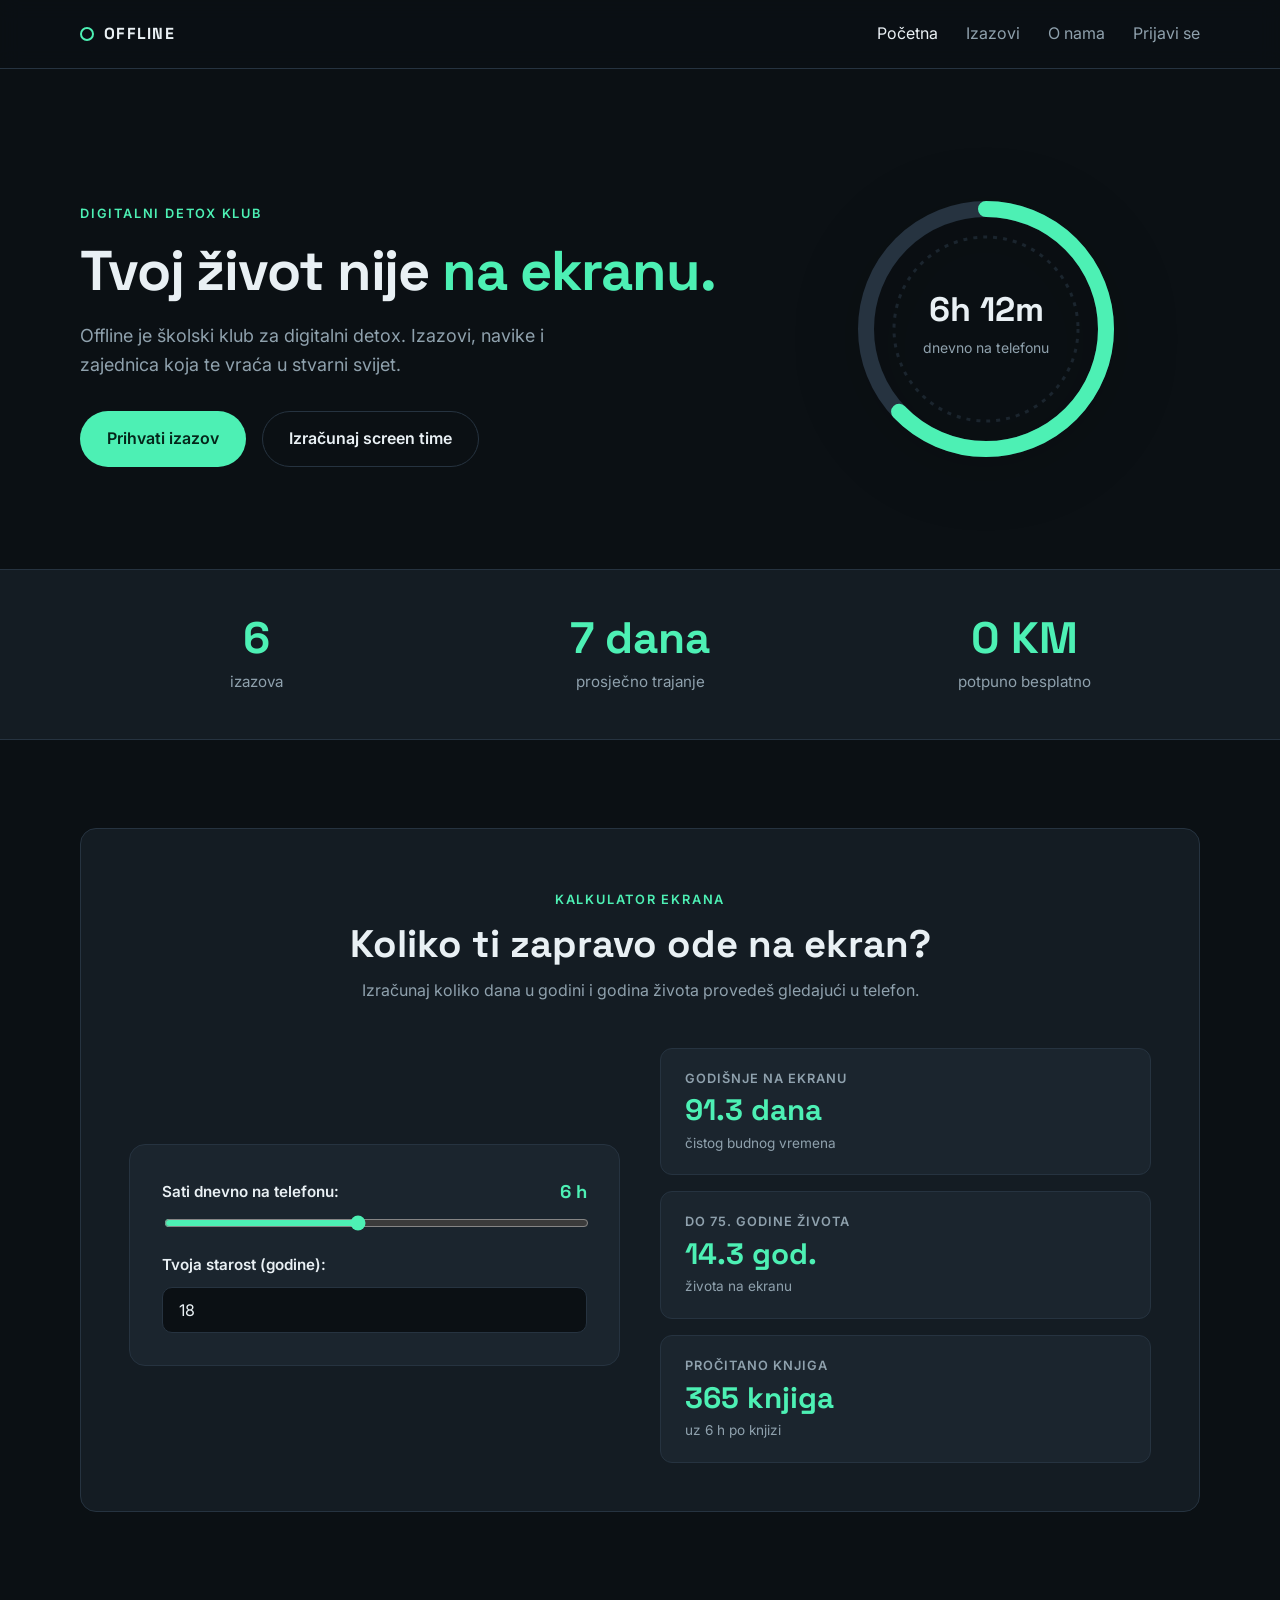
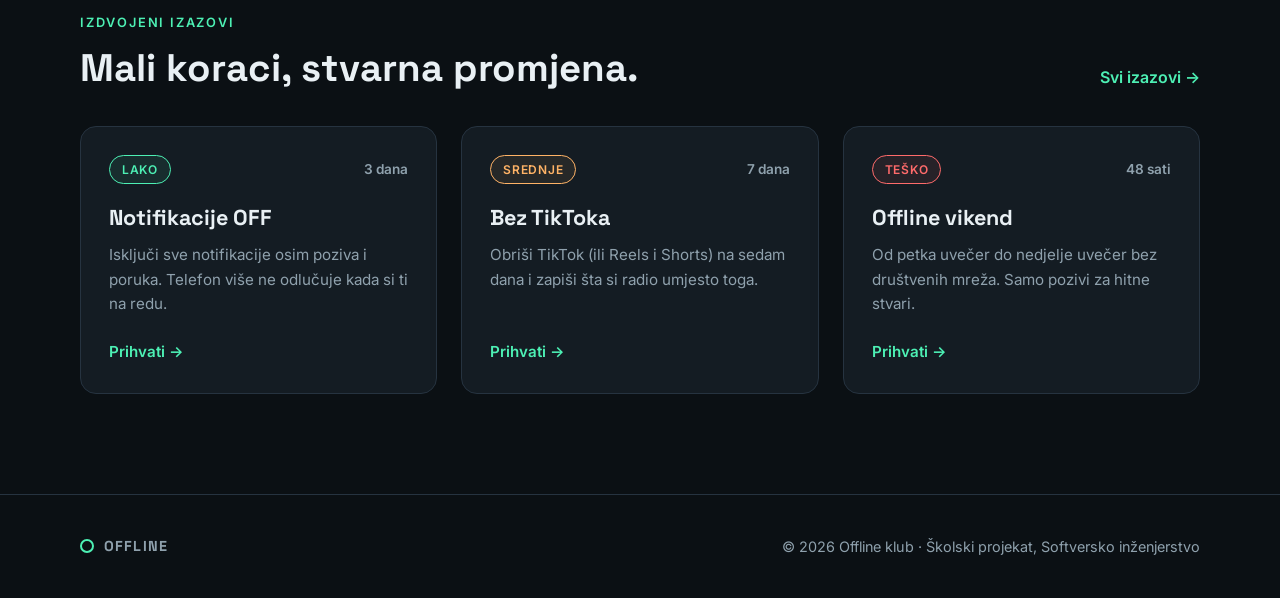
<file: index.html>
<!DOCTYPE html>
<html lang="bs">
<head>
  <meta charset="UTF-8">
  <meta name="viewport" content="width=device-width, initial-scale=1">
  <title>Offline · Početna</title>
  <meta name="description" content="Offline je školski klub za digitalni detox.">
  <link rel="preconnect" href="https://fonts.googleapis.com">
  <link rel="preconnect" href="https://fonts.gstatic.com" crossorigin>
  <link href="https://fonts.googleapis.com/css2?family=Inter:wght@400;600&family=Space+Grotesk:wght@500;700&display=swap" rel="stylesheet">
  <link rel="stylesheet" href="css/base.css">
  <link rel="stylesheet" href="css/home.css">
</head>
<body>
  <header class="nav">
    <div class="container nav-inner">
      <a href="index.html" class="logo"><span class="logo-dot"></span>OFFLINE</a>
      <button class="nav-toggle" aria-label="Otvori meni" aria-expanded="false">Meni</button>
      <ul class="nav-links">
        <li><a href="index.html" class="active">Početna</a></li>
        <li><a href="izazovi.html">Izazovi</a></li>
        <li><a href="o-nama.html">O nama</a></li>
        <li><a href="kontakt.html">Prijavi se</a></li>
      </ul>
    </div>
  </header>

  <main>
    <section class="hero section">
      <div class="container hero-inner">
        <div class="hero-content">
          <p class="eyebrow">Digitalni detox klub</p>
          <h1>Tvoj život nije <span class="accent">na ekranu.</span></h1>
          <p class="hero-desc">Offline je školski klub za digitalni detox. Izazovi, navike i zajednica koja te vraća u stvarni svijet.</p>
          <div class="hero-actions">
            <a href="izazovi.html" class="btn btn-primary">Prihvati izazov</a>
            <a href="#kalkulator" class="btn btn-ghost">Izračunaj screen time</a>
          </div>
        </div>
        <div class="hero-visual">
          <svg class="hero-ring" viewBox="0 0 320 320" width="320" height="320" aria-label="Statistika: 6h 12m dnevno na telefonu" role="img">
            <circle cx="160" cy="160" r="120" fill="none" stroke="var(--line)" stroke-width="16" />
            <circle cx="160" cy="160" r="120" fill="none" stroke="var(--accent)" stroke-width="16" stroke-linecap="round" stroke-dasharray="754" stroke-dashoffset="280" transform="rotate(-90 160 160)" />
            <circle cx="160" cy="160" r="92" fill="none" stroke="var(--surface-2)" stroke-width="3" stroke-dasharray="4 6" />
            <text x="160" y="152" text-anchor="middle" fill="var(--text)" font-family="var(--font-head)" font-size="34" font-weight="700">6h 12m</text>
            <text x="160" y="184" text-anchor="middle" fill="var(--muted)" font-family="var(--font-body)" font-size="14">dnevno na telefonu</text>
          </svg>
        </div>
      </div>
    </section>

    <section class="stats">
      <div class="container stats-inner">
        <div class="stat-item">
          <span class="stat-number">6</span>
          <span class="stat-label">izazova</span>
        </div>
        <div class="stat-item">
          <span class="stat-number">7 dana</span>
          <span class="stat-label">prosječno trajanje</span>
        </div>
        <div class="stat-item">
          <span class="stat-number">0 KM</span>
          <span class="stat-label">potpuno besplatno</span>
        </div>
      </div>
    </section>

    <section id="kalkulator" class="section calculator-section">
      <div class="container">
        <div class="calc-card">
          <div class="calc-header">
            <p class="eyebrow">Kalkulator ekrana</p>
            <h2>Koliko ti zapravo ode na ekran?</h2>
            <p class="calc-desc">Izračunaj koliko dana u godini i godina života provedeš gledajući u telefon.</p>
          </div>
          <div class="calc-grid">
            <div class="calc-inputs">
              <div class="form-group">
                <div class="label-row">
                  <label for="sati">Sati dnevno na telefonu:</label>
                  <output id="sati-vrijednost" for="sati">6 h</output>
                </div>
                <input type="range" id="sati" min="1" max="12" step="0.5" value="6">
              </div>
              <div class="form-group">
                <label for="godine">Tvoja starost (godine):</label>
                <input type="number" id="godine" min="10" max="70" value="18">
              </div>
            </div>
            <div class="calc-results">
              <div class="result-tile">
                <span class="result-label">Godišnje na ekranu</span>
                <strong id="rez-dani">91,3 dana</strong>
                <span class="result-sub">čistog budnog vremena</span>
              </div>
              <div class="result-tile">
                <span class="result-label">Do 75. godine života</span>
                <strong id="rez-godine">14,3 god.</strong>
                <span class="result-sub">života na ekranu</span>
              </div>
              <div class="result-tile">
                <span class="result-label">Pročitano knjiga</span>
                <strong id="rez-knjige">365 knjiga</strong>
                <span class="result-sub">uz 6 h po knjizi</span>
              </div>
            </div>
          </div>
        </div>
      </div>
    </section>

    <section class="teaser section">
      <div class="container">
        <div class="teaser-header">
          <div class="teaser-title-wrap">
            <p class="eyebrow">Izdvojeni izazovi</p>
            <h2>Mali koraci, stvarna promjena.</h2>
          </div>
          <a href="izazovi.html" class="teaser-link-desktop">Svi izazovi →</a>
        </div>

        <div class="teaser-grid">
          <article class="card" data-tezina="lako" data-slug="notifikacije-off">
            <div class="card-top">
              <span class="badge badge-lako">Lako</span>
              <span class="card-duration">3 dana</span>
            </div>
            <h3 class="card-title">Notifikacije OFF</h3>
            <p class="card-desc">Isključi sve notifikacije osim poziva i poruka. Telefon više ne odlučuje kada si ti na redu.</p>
            <a href="kontakt.html?izazov=notifikacije-off" class="card-link">Prihvati →</a>
          </article>

          <article class="card" data-tezina="srednje" data-slug="bez-tiktoka">
            <div class="card-top">
              <span class="badge badge-srednje">Srednje</span>
              <span class="card-duration">7 dana</span>
            </div>
            <h3 class="card-title">Bez TikToka</h3>
            <p class="card-desc">Obriši TikTok (ili Reels i Shorts) na sedam dana i zapiši šta si radio umjesto toga.</p>
            <a href="kontakt.html?izazov=bez-tiktoka" class="card-link">Prihvati →</a>
          </article>

          <article class="card" data-tezina="tesko" data-slug="offline-vikend">
            <div class="card-top">
              <span class="badge badge-tesko">Teško</span>
              <span class="card-duration">48 sati</span>
            </div>
            <h3 class="card-title">Offline vikend</h3>
            <p class="card-desc">Od petka uvečer do nedjelje uvečer bez društvenih mreža. Samo pozivi za hitne stvari.</p>
            <a href="kontakt.html?izazov=offline-vikend" class="card-link">Prihvati →</a>
          </article>
        </div>

        <div class="teaser-link-mobile">
          <a href="izazovi.html" class="btn btn-ghost">Svi izazovi →</a>
        </div>
      </div>
    </section>
  </main>

  <footer class="footer">
    <div class="container footer-inner">
      <a href="index.html" class="logo"><span class="logo-dot"></span>OFFLINE</a>
      <p>© 2026 Offline klub · Školski projekat, Softversko inženjerstvo</p>
    </div>
  </footer>

  <script src="js/nav.js"></script>
  <script src="js/kalkulator.js"></script>
</body>
</html>
</file>
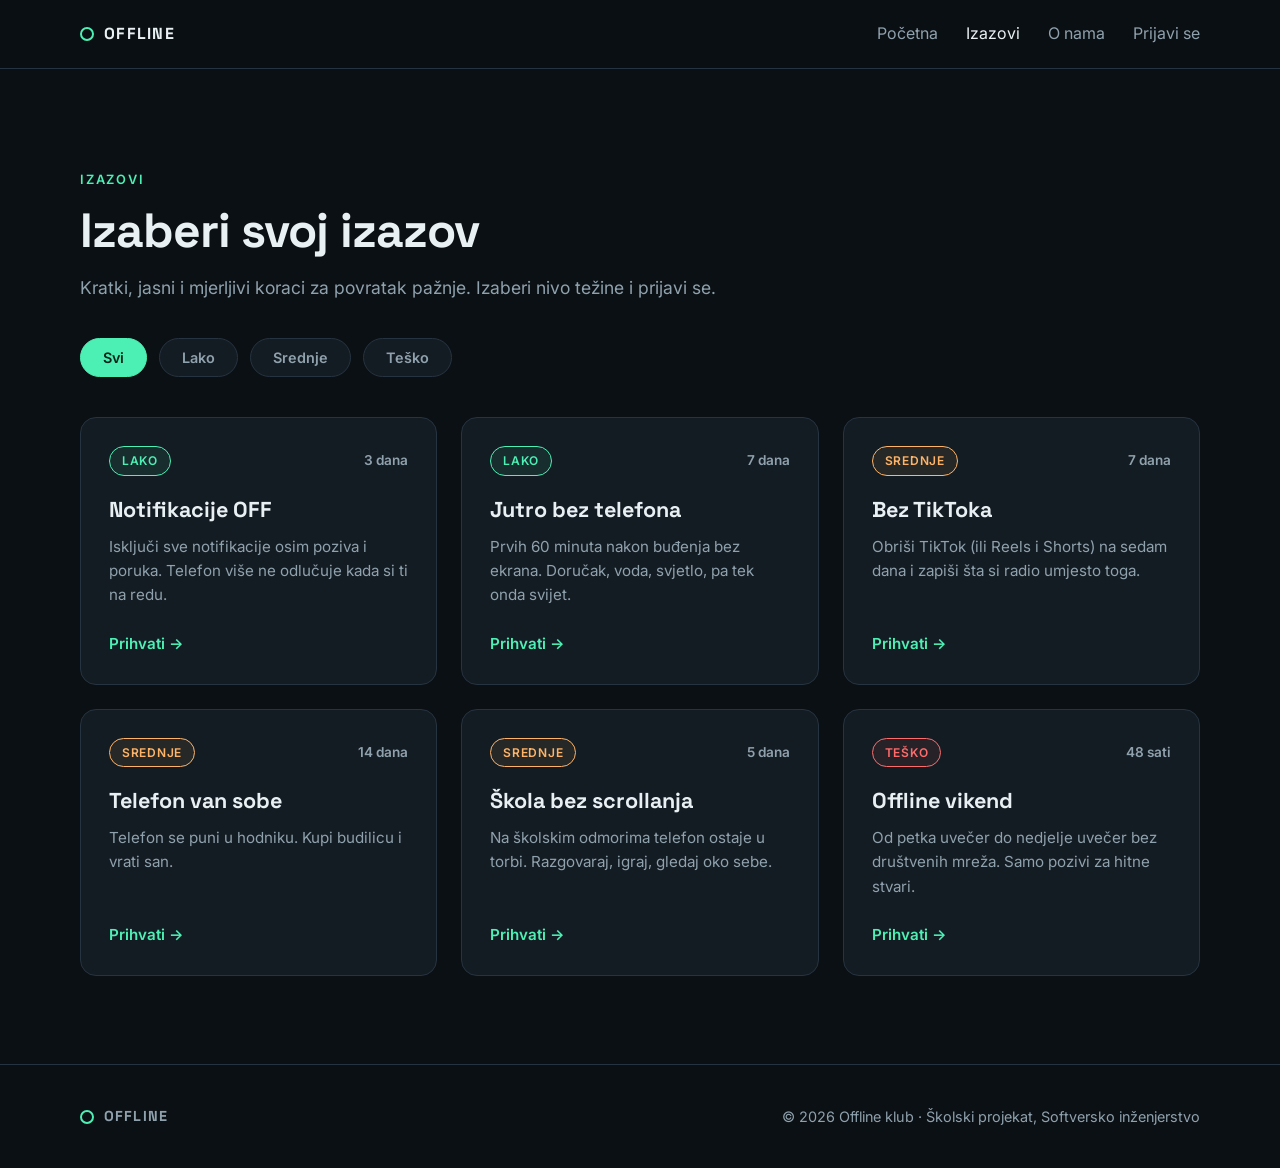
<file: izazovi.html>
<!DOCTYPE html>
<html lang="bs">
<head>
  <meta charset="UTF-8">
  <meta name="viewport" content="width=device-width, initial-scale=1">
  <title>Offline · Izazovi</title>
  <meta name="description" content="Izaberi svoj digitalni detox izazov i vrati kontrolu nad vremenom.">
  <link rel="preconnect" href="https://fonts.googleapis.com">
  <link rel="preconnect" href="https://fonts.gstatic.com" crossorigin>
  <link href="https://fonts.googleapis.com/css2?family=Inter:wght@400;600&family=Space+Grotesk:wght@500;700&display=swap" rel="stylesheet">
  <link rel="stylesheet" href="css/base.css">
  <link rel="stylesheet" href="css/izazovi.css">
</head>
<body>
  <header class="nav">
    <div class="container nav-inner">
      <a href="index.html" class="logo"><span class="logo-dot"></span>OFFLINE</a>
      <button class="nav-toggle" aria-label="Otvori meni" aria-expanded="false">Meni</button>
      <ul class="nav-links">
        <li><a href="index.html">Početna</a></li>
        <li><a href="izazovi.html" class="active">Izazovi</a></li>
        <li><a href="o-nama.html">O nama</a></li>
        <li><a href="kontakt.html">Prijavi se</a></li>
      </ul>
    </div>
  </header>

  <main>
    <section class="challenges section">
      <div class="container">
        <div class="challenges-header">
          <p class="eyebrow">Izazovi</p>
          <h1>Izaberi svoj izazov</h1>
          <p class="challenges-desc">Kratki, jasni i mjerljivi koraci za povratak pažnje. Izaberi nivo težine i prijavi se.</p>
        </div>

        <div class="filter-bar">
          <button class="filter active" data-filter="svi" aria-pressed="true">Svi</button>
          <button class="filter" data-filter="lako" aria-pressed="false">Lako</button>
          <button class="filter" data-filter="srednje" aria-pressed="false">Srednje</button>
          <button class="filter" data-filter="tesko" aria-pressed="false">Teško</button>
        </div>

        <div class="challenges-grid">
          <article class="card" data-tezina="lako" data-slug="notifikacije-off">
            <div class="card-top">
              <span class="badge badge-lako">Lako</span>
              <span class="card-duration">3 dana</span>
            </div>
            <h3 class="card-title">Notifikacije OFF</h3>
            <p class="card-desc">Isključi sve notifikacije osim poziva i poruka. Telefon više ne odlučuje kada si ti na redu.</p>
            <a href="kontakt.html?izazov=notifikacije-off" class="card-link">Prihvati →</a>
          </article>

          <article class="card" data-tezina="lako" data-slug="jutro-bez-telefona">
            <div class="card-top">
              <span class="badge badge-lako">Lako</span>
              <span class="card-duration">7 dana</span>
            </div>
            <h3 class="card-title">Jutro bez telefona</h3>
            <p class="card-desc">Prvih 60 minuta nakon buđenja bez ekrana. Doručak, voda, svjetlo, pa tek onda svijet.</p>
            <a href="kontakt.html?izazov=jutro-bez-telefona" class="card-link">Prihvati →</a>
          </article>

          <article class="card" data-tezina="srednje" data-slug="bez-tiktoka">
            <div class="card-top">
              <span class="badge badge-srednje">Srednje</span>
              <span class="card-duration">7 dana</span>
            </div>
            <h3 class="card-title">Bez TikToka</h3>
            <p class="card-desc">Obriši TikTok (ili Reels i Shorts) na sedam dana i zapiši šta si radio umjesto toga.</p>
            <a href="kontakt.html?izazov=bez-tiktoka" class="card-link">Prihvati →</a>
          </article>

          <article class="card" data-tezina="srednje" data-slug="telefon-van-sobe">
            <div class="card-top">
              <span class="badge badge-srednje">Srednje</span>
              <span class="card-duration">14 dana</span>
            </div>
            <h3 class="card-title">Telefon van sobe</h3>
            <p class="card-desc">Telefon se puni u hodniku. Kupi budilicu i vrati san.</p>
            <a href="kontakt.html?izazov=telefon-van-sobe" class="card-link">Prihvati →</a>
          </article>

          <article class="card" data-tezina="srednje" data-slug="skola-bez-scrollanja">
            <div class="card-top">
              <span class="badge badge-srednje">Srednje</span>
              <span class="card-duration">5 dana</span>
            </div>
            <h3 class="card-title">Škola bez scrollanja</h3>
            <p class="card-desc">Na školskim odmorima telefon ostaje u torbi. Razgovaraj, igraj, gledaj oko sebe.</p>
            <a href="kontakt.html?izazov=skola-bez-scrollanja" class="card-link">Prihvati →</a>
          </article>

          <article class="card" data-tezina="tesko" data-slug="offline-vikend">
            <div class="card-top">
              <span class="badge badge-tesko">Teško</span>
              <span class="card-duration">48 sati</span>
            </div>
            <h3 class="card-title">Offline vikend</h3>
            <p class="card-desc">Od petka uvečer do nedjelje uvečer bez društvenih mreža. Samo pozivi za hitne stvari.</p>
            <a href="kontakt.html?izazov=offline-vikend" class="card-link">Prihvati →</a>
          </article>
        </div>
      </div>
    </section>
  </main>

  <footer class="footer">
    <div class="container footer-inner">
      <a href="index.html" class="logo"><span class="logo-dot"></span>OFFLINE</a>
      <p>© 2026 Offline klub · Školski projekat, Softversko inženjerstvo</p>
    </div>
  </footer>

  <script src="js/nav.js"></script>
  <script src="js/izazovi.js"></script>
</body>
</html>
</file>
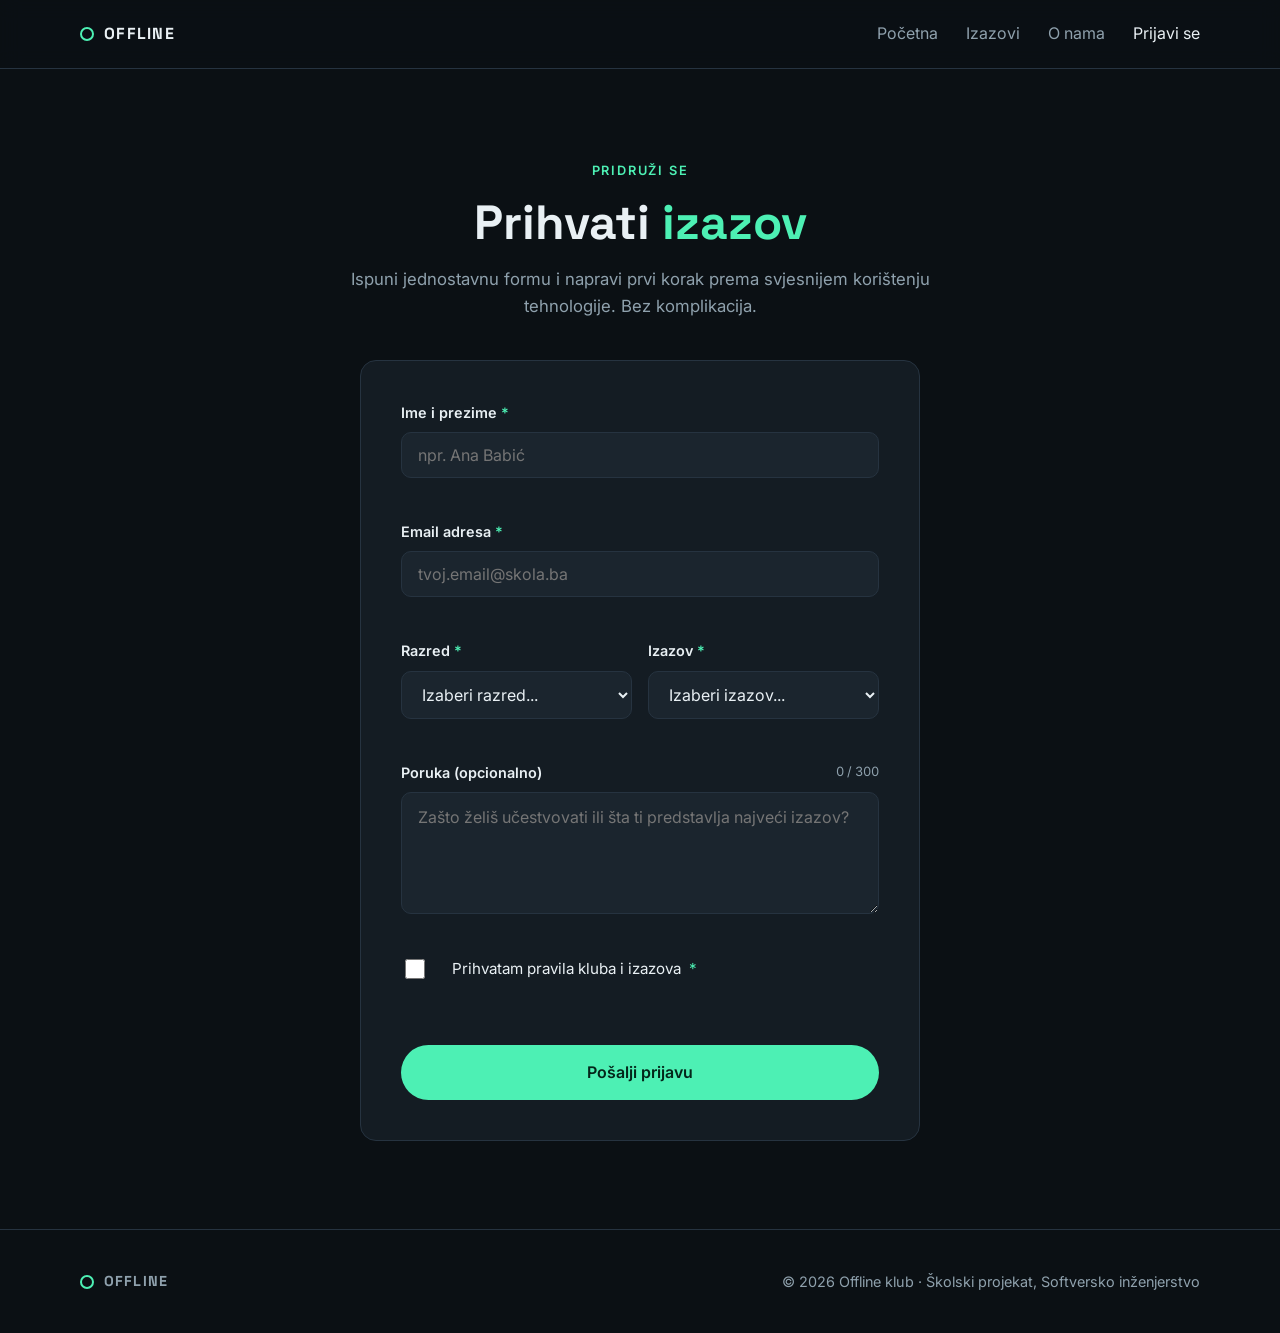
<file: kontakt.html>
<!DOCTYPE html>
<html lang="bs">
<head>
  <meta charset="UTF-8">
  <meta name="viewport" content="width=device-width, initial-scale=1">
  <title>Offline · Prijavi se</title>
  <meta name="description" content="Prijavi se na izazov i pridruži se Offline klubu za digitalni detox.">
  <link rel="preconnect" href="https://fonts.googleapis.com">
  <link rel="preconnect" href="https://fonts.gstatic.com" crossorigin>
  <link href="https://fonts.googleapis.com/css2?family=Inter:wght@400;600&family=Space+Grotesk:wght@500;700&display=swap" rel="stylesheet">
  <link rel="stylesheet" href="css/base.css">
  <link rel="stylesheet" href="css/contact.css">
</head>
<body>
  <header class="nav">
    <div class="container nav-inner">
      <a href="index.html" class="logo"><span class="logo-dot" aria-hidden="true"></span>OFFLINE</a>
      <button class="nav-toggle" aria-label="Otvori meni" aria-expanded="false">Meni</button>
      <ul class="nav-links">
        <li><a href="index.html">Početna</a></li>
        <li><a href="izazovi.html">Izazovi</a></li>
        <li><a href="o-nama.html">O nama</a></li>
        <li><a href="kontakt.html" class="active" aria-current="page">Prijavi se</a></li>
      </ul>
    </div>
  </header>

  <main id="glavni-sadrzaj" class="section">
    <div class="container contact-container">
      <div class="contact-header">
        <span class="eyebrow">Pridruži se</span>
        <h1>Prihvati <span class="accent">izazov</span></h1>
        <p>Ispuni jednostavnu formu i napravi prvi korak prema svjesnijem korištenju tehnologije. Bez komplikacija.</p>
      </div>

      <div class="contact-wrapper">
        <form id="forma" novalidate class="contact-card" aria-label="Forma za prijavu na izazov">
          <div class="form-group">
            <label for="ime">Ime i prezime <span class="obavezno" aria-hidden="true">*</span></label>
            <input type="text" id="ime" name="ime" placeholder="npr. Ana Babić" autocomplete="name" aria-required="true" aria-describedby="greska-ime">
            <p class="greska" id="greska-ime" aria-live="polite"></p>
          </div>

          <div class="form-group">
            <label for="email">Email adresa <span class="obavezno" aria-hidden="true">*</span></label>
            <input type="email" id="email" name="email" placeholder="tvoj.email@skola.ba" autocomplete="email" aria-required="true" aria-describedby="greska-email">
            <p class="greska" id="greska-email" aria-live="polite"></p>
          </div>

          <div class="form-row">
            <div class="form-group">
              <label for="razred">Razred <span class="obavezno" aria-hidden="true">*</span></label>
              <select id="razred" name="razred" aria-required="true" aria-describedby="greska-razred">
                <option value="">Izaberi razred...</option>
                <option value="1">1. razred</option>
                <option value="2">2. razred</option>
                <option value="3">3. razred</option>
                <option value="4">4. razred</option>
              </select>
              <p class="greska" id="greska-razred" aria-live="polite"></p>
            </div>

            <div class="form-group">
              <label for="izazov">Izazov <span class="obavezno" aria-hidden="true">*</span></label>
              <select id="izazov" name="izazov" aria-required="true" aria-describedby="greska-izazov">
                <option value="">Izaberi izazov...</option>
                <option value="notifikacije-off">Notifikacije OFF (3 dana)</option>
                <option value="jutro-bez-telefona">Jutro bez telefona (7 dana)</option>
                <option value="bez-tiktoka">Bez TikToka (7 dana)</option>
                <option value="telefon-van-sobe">Telefon van sobe (14 dana)</option>
                <option value="skola-bez-scrollanja">Škola bez scrollanja (5 dana)</option>
                <option value="offline-vikend">Offline vikend (48 sati)</option>
              </select>
              <p class="greska" id="greska-izazov" aria-live="polite"></p>
            </div>
          </div>

          <div class="form-group">
            <div class="label-with-counter">
              <label for="poruka">Poruka (opcionalno)</label>
              <span id="brojac" class="brojac" aria-live="polite">0 / 300</span>
            </div>
            <textarea id="poruka" name="poruka" rows="4" maxlength="300" placeholder="Zašto želiš učestvovati ili šta ti predstavlja najveći izazov?" aria-describedby="greska-poruka brojac"></textarea>
            <p class="greska" id="greska-poruka" aria-live="polite"></p>
          </div>

          <div class="form-group form-checkbox">
            <label class="checkbox-container" for="pravila">
              <input type="checkbox" id="pravila" name="pravila" aria-required="true" aria-describedby="greska-pravila">
              <span class="checkbox-custom" aria-hidden="true"></span>
              <span class="checkbox-label">Prihvatam pravila kluba i izazova <span class="obavezno" aria-hidden="true">*</span></span>
            </label>
            <p class="greska" id="greska-pravila" aria-live="polite"></p>
          </div>

          <button type="submit" class="btn btn-primary btn-submit">Pošalji prijavu</button>
        </form>

        <div id="uspjeh" class="contact-card uspjeh-card" role="status" aria-live="polite" hidden>
          <div class="uspjeh-icon" aria-hidden="true">✓</div>
          <h2>Prijava je uspješna!</h2>
          <p id="uspjeh-poruka" class="uspjeh-poruka"></p>
          <a href="izazovi.html" class="btn btn-ghost">Pogledaj ostale izazove</a>
        </div>
      </div>
    </div>
  </main>

  <footer class="footer">
    <div class="container footer-inner">
      <a href="index.html" class="logo"><span class="logo-dot" aria-hidden="true"></span>OFFLINE</a>
      <p>© 2026 Offline klub · Školski projekat, Softversko inženjerstvo</p>
    </div>
  </footer>

  <script src="js/nav.js"></script>
  <script src="js/forma.js"></script>
</body>
</html>
</file>
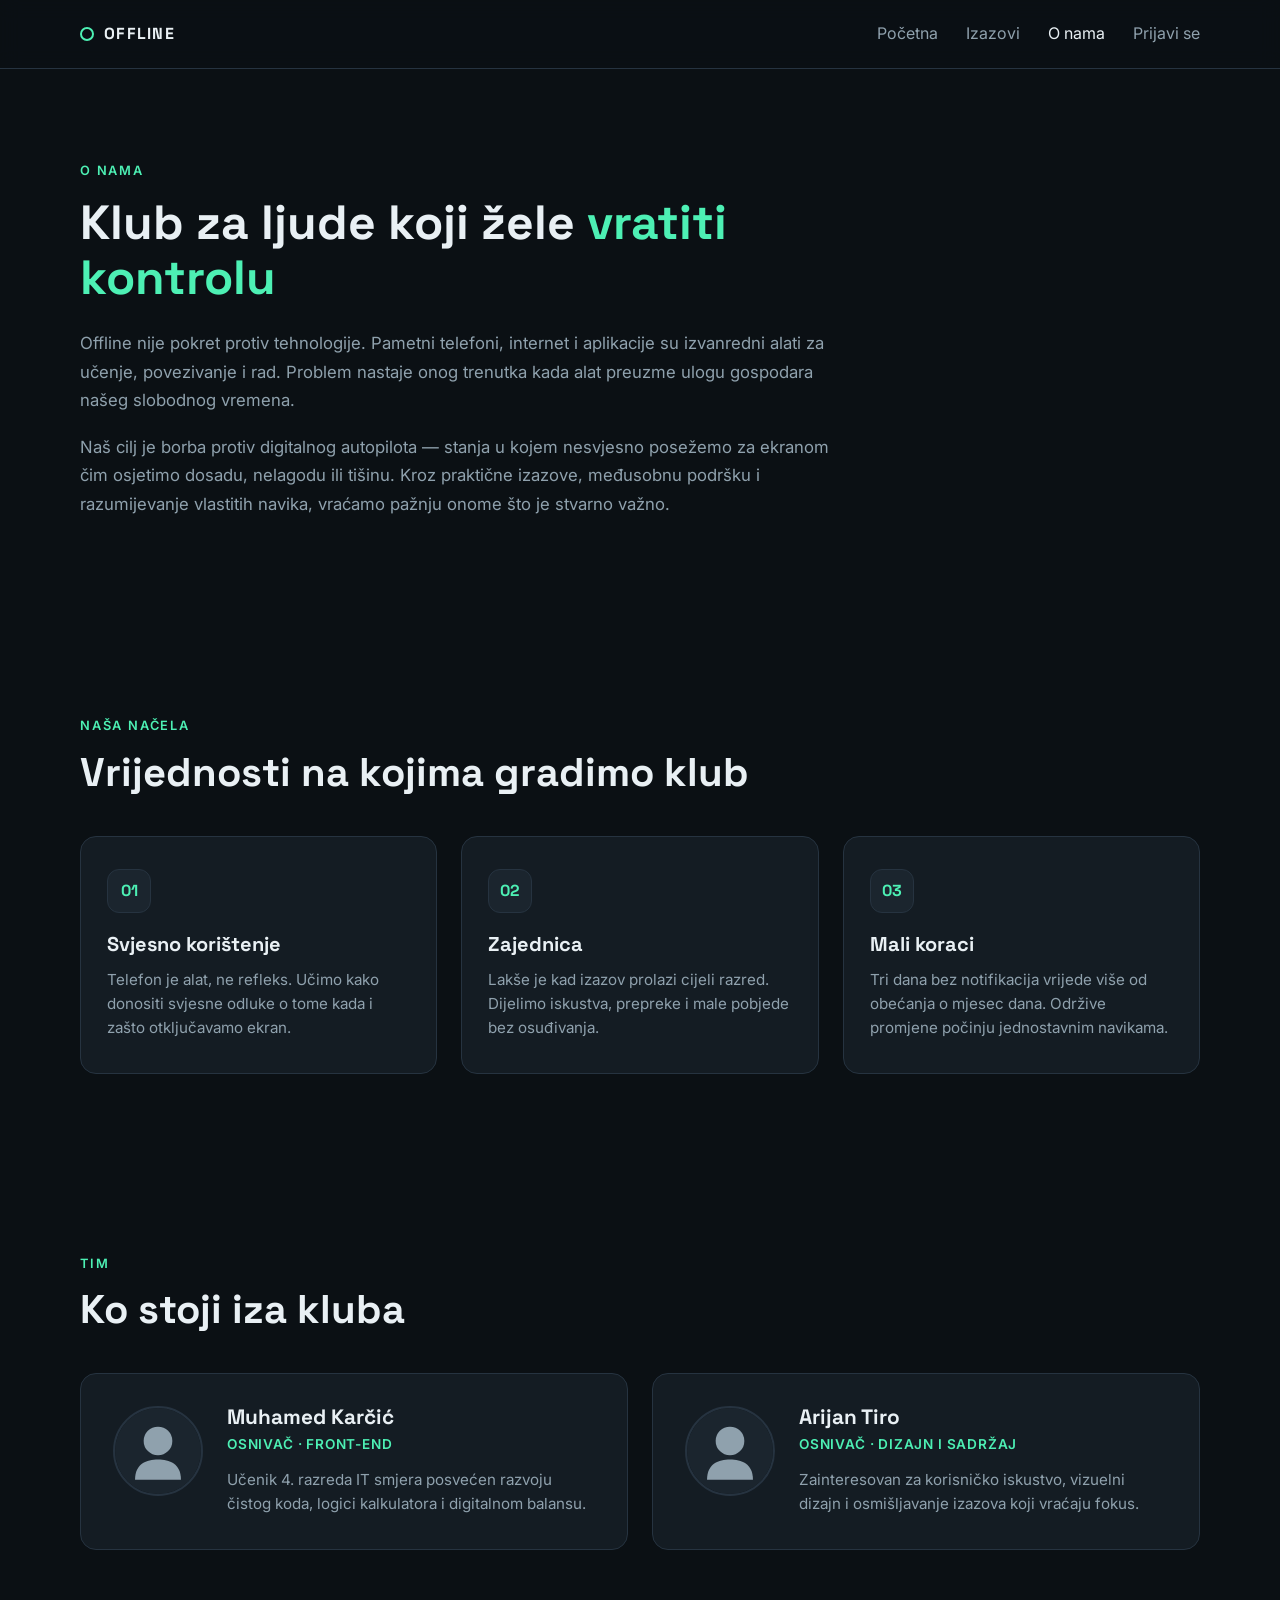
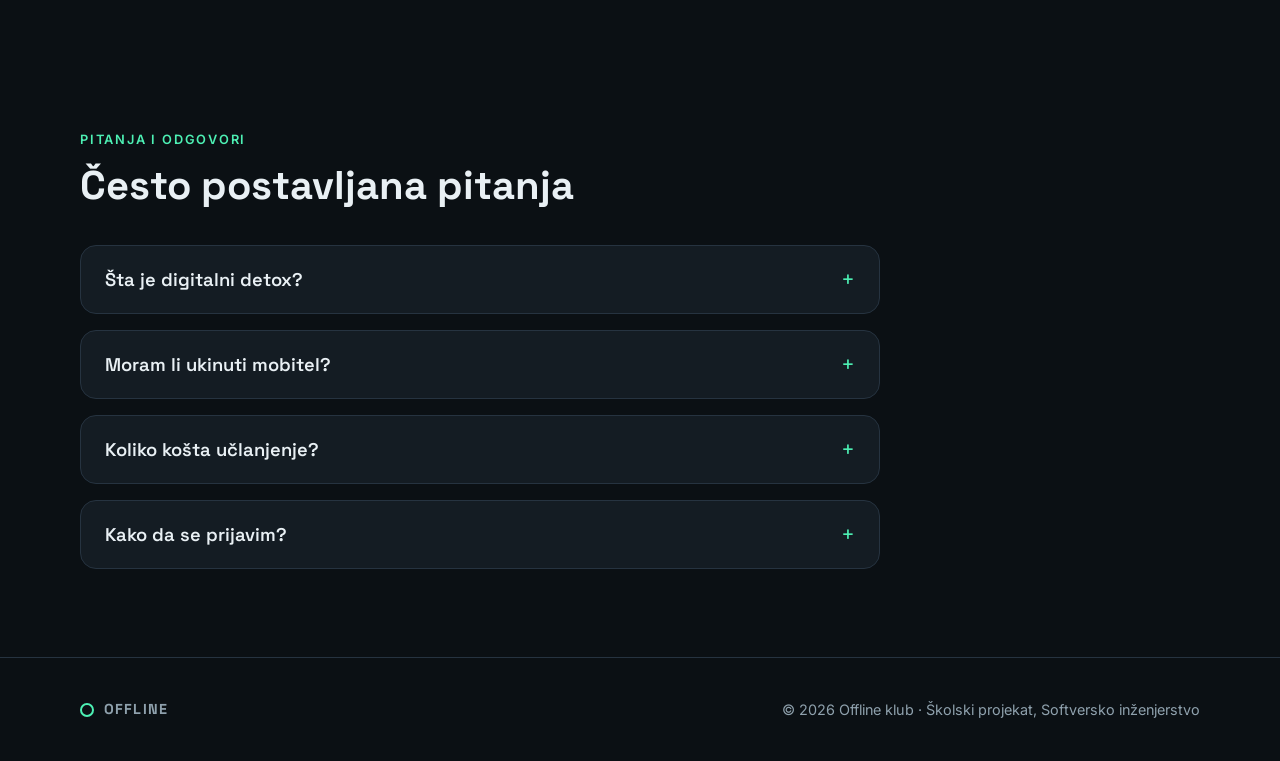
<file: o-nama.html>
<!DOCTYPE html>
<html lang="bs">
<head>
  <meta charset="UTF-8">
  <meta name="viewport" content="width=device-width, initial-scale=1">
  <title>Offline · O nama</title>
  <meta name="description" content="Offline je školski klub za digitalni detox. Upoznaj našu misiju, vrijednosti i tim.">
  <link rel="preconnect" href="https://fonts.googleapis.com">
  <link rel="preconnect" href="https://fonts.gstatic.com" crossorigin>
  <link href="https://fonts.googleapis.com/css2?family=Inter:wght@400;600&family=Space+Grotesk:wght@500;700&display=swap" rel="stylesheet">
  <link rel="stylesheet" href="css/base.css">
  <link rel="stylesheet" href="css/about.css">
</head>
<body>
  <header class="nav">
    <div class="container nav-inner">
      <a href="index.html" class="logo"><span class="logo-dot" aria-hidden="true"></span>OFFLINE</a>
      <button class="nav-toggle" aria-label="Otvori meni" aria-expanded="false">Meni</button>
      <ul class="nav-links">
        <li><a href="index.html">Početna</a></li>
        <li><a href="izazovi.html">Izazovi</a></li>
        <li><a href="o-nama.html" class="active" aria-current="page">O nama</a></li>
        <li><a href="kontakt.html">Prijavi se</a></li>
      </ul>
    </div>
  </header>

  <main id="glavni-sadrzaj">
    <section id="misija" class="section">
      <div class="container">
        <span class="eyebrow">O nama</span>
        <h1>Klub za ljude koji žele <span class="accent">vratiti kontrolu</span></h1>
        <p>Offline nije pokret protiv tehnologije. Pametni telefoni, internet i aplikacije su izvanredni alati za učenje, povezivanje i rad. Problem nastaje onog trenutka kada alat preuzme ulogu gospodara našeg slobodnog vremena.</p>
        <p>Naš cilj je borba protiv digitalnog autopilota — stanja u kojem nesvjesno posežemo za ekranom čim osjetimo dosadu, nelagodu ili tišinu. Kroz praktične izazove, međusobnu podršku i razumijevanje vlastitih navika, vraćamo pažnju onome što je stvarno važno.</p>
      </div>
    </section>

    <section class="values section">
      <div class="container">
        <span class="eyebrow">Naša načela</span>
        <h2>Vrijednosti na kojima gradimo klub</h2>
        <div class="values-grid">
          <article class="value-card">
            <div class="value-icon" aria-hidden="true">01</div>
            <h3>Svjesno korištenje</h3>
            <p>Telefon je alat, ne refleks. Učimo kako donositi svjesne odluke o tome kada i zašto otključavamo ekran.</p>
          </article>
          <article class="value-card">
            <div class="value-icon" aria-hidden="true">02</div>
            <h3>Zajednica</h3>
            <p>Lakše je kad izazov prolazi cijeli razred. Dijelimo iskustva, prepreke i male pobjede bez osuđivanja.</p>
          </article>
          <article class="value-card">
            <div class="value-icon" aria-hidden="true">03</div>
            <h3>Mali koraci</h3>
            <p>Tri dana bez notifikacija vrijede više od obećanja o mjesec dana. Održive promjene počinju jednostavnim navikama.</p>
          </article>
        </div>
      </div>
    </section>

    <section id="clanovi" class="section">
      <div class="container">
        <span class="eyebrow">Tim</span>
        <h2>Ko stoji iza kluba</h2>
        <div class="team-grid">
          <article class="member">
            <img src="images/avatar-placeholder.svg" alt="Avatar: Muhamed Karčić" class="member-avatar" width="100" height="100">
            <div class="member-info">
              <h3>Muhamed Karčić</h3>
              <p class="member-role">Osnivač · Front-end</p>
              <p class="member-bio">Učenik 4. razreda IT smjera posvećen razvoju čistog koda, logici kalkulatora i digitalnom balansu.</p>
            </div>
          </article>
          <article class="member">
            <img src="images/avatar-placeholder.svg" alt="Avatar: Arijan Tiro" class="member-avatar" width="100" height="100">
            <div class="member-info">
              <h3>Arijan Tiro</h3>
              <p class="member-role">Osnivač · Dizajn i sadržaj</p>
              <p class="member-bio">Zainteresovan za korisničko iskustvo, vizuelni dizajn i osmišljavanje izazova koji vraćaju fokus.</p>
            </div>
          </article>
        </div>
      </div>
    </section>

    <section id="faq" class="section">
      <div class="container">
        <span class="eyebrow">Pitanja i odgovori</span>
        <h2>Često postavljana pitanja</h2>
        <div class="faq-list">
          <div class="faq-item">
            <button class="faq-q" aria-expanded="false" aria-controls="faq-a-1" id="faq-q-1">
              <span>Šta je digitalni detox?</span>
              <span class="faq-icon" aria-hidden="true">+</span>
            </button>
            <div class="faq-a" id="faq-a-1" role="region" aria-labelledby="faq-q-1" hidden>
              <p>Svjesna pauza od ekrana i društvenih mreža, kratka i mjerljiva.</p>
            </div>
          </div>
          <div class="faq-item">
            <button class="faq-q" aria-expanded="false" aria-controls="faq-a-2" id="faq-q-2">
              <span>Moram li ukinuti mobitel?</span>
              <span class="faq-icon" aria-hidden="true">+</span>
            </button>
            <div class="faq-a" id="faq-a-2" role="region" aria-labelledby="faq-q-2" hidden>
              <p>Ne. Svaki izazov ima tačno određeno pravilo i trajanje.</p>
            </div>
          </div>
          <div class="faq-item">
            <button class="faq-q" aria-expanded="false" aria-controls="faq-a-3" id="faq-q-3">
              <span>Koliko košta učlanjenje?</span>
              <span class="faq-icon" aria-hidden="true">+</span>
            </button>
            <div class="faq-a" id="faq-a-3" role="region" aria-labelledby="faq-q-3" hidden>
              <p>Ništa. Klub je besplatan.</p>
            </div>
          </div>
          <div class="faq-item">
            <button class="faq-q" aria-expanded="false" aria-controls="faq-a-4" id="faq-q-4">
              <span>Kako da se prijavim?</span>
              <span class="faq-icon" aria-hidden="true">+</span>
            </button>
            <div class="faq-a" id="faq-a-4" role="region" aria-labelledby="faq-q-4" hidden>
              <p>Kroz formu na stranici "Prijavi se".</p>
            </div>
          </div>
        </div>
      </div>
    </section>
  </main>

  <footer class="footer">
    <div class="container footer-inner">
      <a href="index.html" class="logo"><span class="logo-dot" aria-hidden="true"></span>OFFLINE</a>
      <p>© 2026 Offline klub · Školski projekat, Softversko inženjerstvo</p>
    </div>
  </footer>

  <script src="js/nav.js"></script>
  <script src="js/faq.js"></script>
</body>
</html>
</file>
<file: css/base.css>
:root {
  --bg: #0B1014;
  --surface: #141C23;
  --surface-2: #1B252E;
  --line: #263340;
  --text: #E9F0F4;
  --muted: #8FA1AD;
  --accent: #4DF0B4;
  --accent-ink: #04261A;
  --warm: #FFB366;
  --danger: #FF6B6B;
  --radius: 16px;
  --maxw: 1120px;
  --font-head: 'Space Grotesk', system-ui, sans-serif;
  --font-body: 'Inter', system-ui, sans-serif;
}

*, *::before, *::after { box-sizing: border-box; }
html { scroll-behavior: smooth; }
body {
  margin: 0;
  background: var(--bg);
  color: var(--text);
  font-family: var(--font-body);
  line-height: 1.6;
}
img { max-width: 100%; display: block; }
a { color: inherit; text-decoration: none; }
h1, h2, h3 { font-family: var(--font-head); line-height: 1.15; margin: 0 0 .5em; }
.container { width: min(var(--maxw), 92%); margin-inline: auto; }
.section { padding: 88px 0; }
.accent { color: var(--accent); }
.eyebrow {
  color: var(--accent);
  font-size: .8rem;
  letter-spacing: .14em;
  text-transform: uppercase;
  font-weight: 600;
}

/* dugmad */
.btn {
  display: inline-block;
  padding: 14px 26px;
  border-radius: 999px;
  font: inherit;
  font-weight: 600;
  border: 1.5px solid transparent;
  cursor: pointer;
  transition: transform .15s, background .15s, border-color .15s;
}
.btn:hover { transform: translateY(-2px); }
.btn-primary { background: var(--accent); color: var(--accent-ink); }
.btn-ghost { border-color: var(--line); color: var(--text); }
.btn-ghost:hover { border-color: var(--accent); }

/* navigacija */
.nav {
  position: sticky;
  top: 0;
  z-index: 50;
  background: rgba(11, 16, 20, .85);
  backdrop-filter: blur(10px);
  border-bottom: 1px solid var(--line);
}
.nav-inner { display: flex; align-items: center; justify-content: space-between; height: 68px; }
.logo { font-family: var(--font-head); font-weight: 700; letter-spacing: .08em; display: flex; align-items: center; gap: 10px; }
.logo-dot { width: 14px; height: 14px; border-radius: 50%; border: 2.5px solid var(--accent); }
.nav-links { display: flex; gap: 28px; list-style: none; margin: 0; padding: 0; }
.nav-links a { color: var(--muted); transition: color .15s; }
.nav-links a:hover, .nav-links a.active { color: var(--text); }
.nav-toggle {
  display: none;
  background: none;
  border: 1px solid var(--line);
  color: var(--text);
  border-radius: 10px;
  padding: 8px 14px;
  font: inherit;
  cursor: pointer;
}

/* footer */
.footer { border-top: 1px solid var(--line); padding: 40px 0; color: var(--muted); font-size: .9rem; }
.footer-inner { display: flex; justify-content: space-between; align-items: center; gap: 20px; flex-wrap: wrap; }
.footer-inner p { margin: 0; }

@media (max-width: 760px) {
  .section { padding: 60px 0; }
  .nav-toggle { display: block; }
  .nav-links {
    position: absolute;
    top: 68px;
    left: 0;
    right: 0;
    flex-direction: column;
    gap: 0;
    background: var(--surface);
    border-bottom: 1px solid var(--line);
    display: none;
  }
  .nav-links.open { display: flex; }
  .nav-links a { display: block; padding: 16px 4%; }
}
</file>
<file: css/home.css>
/* Hero sekcija */
.hero {
  position: relative;
  padding: 100px 0 80px;
}

.hero-inner {
  display: grid;
  grid-template-columns: 1.2fr 0.8fr;
  align-items: center;
  gap: 48px;
}

.hero-content {
  display: flex;
  flex-direction: column;
  align-items: flex-start;
}

.hero-content .eyebrow {
  margin-bottom: 16px;
}

.hero-content h1 {
  font-size: clamp(2.2rem, 5vw, 3.5rem);
  font-weight: 700;
  letter-spacing: -0.02em;
  margin: 0 0 20px;
  line-height: 1.1;
  word-break: break-word;
}

.hero-desc {
  color: var(--muted);
  font-size: 1.125rem;
  line-height: 1.6;
  margin: 0 0 32px;
  max-width: 520px;
}

.hero-actions {
  display: flex;
  gap: 16px;
  flex-wrap: wrap;
}

.hero-visual {
  display: flex;
  justify-content: center;
  align-items: center;
  width: 100%;
}

.hero-ring {
  max-width: 100%;
  height: auto;
  filter: drop-shadow(0 10px 30px rgba(0, 0, 0, 0.3));
}

/* Statistike */
.stats {
  background: var(--surface);
  border-top: 1px solid var(--line);
  border-bottom: 1px solid var(--line);
  padding: 44px 0;
}

.stats-inner {
  display: grid;
  grid-template-columns: repeat(3, 1fr);
  gap: 32px;
  text-align: center;
}

.stat-item {
  display: flex;
  flex-direction: column;
  gap: 8px;
}

.stat-number {
  font-family: var(--font-head);
  font-size: clamp(2rem, 3.5vw, 2.75rem);
  font-weight: 700;
  color: var(--accent);
  line-height: 1.1;
}

.stat-label {
  color: var(--muted);
  font-size: 0.95rem;
}

/* Kalkulator sekcija */
.calculator-section {
  padding: 88px 0;
}

.calc-card {
  background: var(--surface);
  border: 1px solid var(--line);
  border-radius: var(--radius);
  padding: 48px;
}

.calc-header {
  text-align: center;
  max-width: 600px;
  margin: 0 auto 44px;
}

.calc-header .eyebrow {
  margin-bottom: 12px;
}

.calc-header h2 {
  font-size: clamp(1.8rem, 3vw, 2.4rem);
  margin-bottom: 12px;
  word-break: break-word;
}

.calc-desc {
  color: var(--muted);
  font-size: 1rem;
  margin: 0;
}

.calc-grid {
  display: grid;
  grid-template-columns: 1fr 1fr;
  gap: 40px;
  align-items: center;
}

.calc-inputs {
  display: flex;
  flex-direction: column;
  gap: 24px;
  background: var(--surface-2);
  border: 1px solid var(--line);
  border-radius: var(--radius);
  padding: 32px;
}

.form-group {
  display: flex;
  flex-direction: column;
  gap: 10px;
}

.label-row {
  display: flex;
  justify-content: space-between;
  align-items: center;
  gap: 12px;
}

.label-row label,
.form-group label {
  font-weight: 600;
  font-size: 0.95rem;
  color: var(--text);
}

.label-row output {
  font-family: var(--font-head);
  font-weight: 700;
  color: var(--accent);
  font-size: 1.15rem;
  flex-shrink: 0;
}

input[type="range"] {
  width: 100%;
  accent-color: var(--accent);
  cursor: pointer;
  height: 8px;
  background: var(--line);
  border-radius: 999px;
  outline: none;
}

input[type="number"] {
  width: 100%;
  background: var(--bg);
  border: 1.5px solid var(--line);
  border-radius: 10px;
  color: var(--text);
  font-family: var(--font-body);
  font-size: 1rem;
  padding: 12px 16px;
  outline: none;
  transition: border-color .15s;
}

input[type="number"]:focus {
  border-color: var(--accent);
}

.calc-results {
  display: grid;
  grid-template-columns: 1fr;
  gap: 16px;
}

.result-tile {
  background: var(--surface-2);
  border: 1px solid var(--line);
  border-radius: 12px;
  padding: 20px 24px;
  display: flex;
  flex-direction: column;
  gap: 4px;
}

.result-label {
  font-size: 0.8rem;
  color: var(--muted);
  text-transform: uppercase;
  letter-spacing: 0.08em;
  font-weight: 600;
}

.result-tile strong {
  font-family: var(--font-head);
  font-size: 1.85rem;
  color: var(--accent);
  line-height: 1.2;
}

.result-sub {
  font-size: 0.85rem;
  color: var(--muted);
}

/* Teaser sekcija izazova */
.teaser {
  padding: 0 0 100px;
}

.teaser-header {
  display: flex;
  justify-content: space-between;
  align-items: flex-end;
  margin-bottom: 36px;
  gap: 20px;
}

.teaser-title-wrap h2 {
  font-size: clamp(1.8rem, 3vw, 2.4rem);
  margin: 10px 0 0;
  word-break: break-word;
}

.teaser-link-desktop {
  color: var(--accent);
  font-weight: 600;
  font-size: 1rem;
  display: inline-flex;
  align-items: center;
  gap: 6px;
  transition: gap .15s ease;
  white-space: nowrap;
}

.teaser-link-desktop:hover {
  gap: 10px;
}

.teaser-grid {
  display: grid;
  grid-template-columns: repeat(3, 1fr);
  gap: 24px;
}

.teaser-link-mobile {
  display: none;
  margin-top: 32px;
}

/* Kartice (zajednički stil) */
.card {
  background: var(--surface);
  border: 1px solid var(--line);
  border-radius: var(--radius);
  padding: 28px;
  display: flex;
  flex-direction: column;
  transition: transform .2s ease, border-color .2s ease, box-shadow .2s ease;
}

.card:hover {
  transform: translateY(-4px);
  border-color: rgba(77, 240, 180, 0.4);
  box-shadow: 0 12px 30px rgba(0, 0, 0, 0.4);
}

.card-top {
  display: flex;
  justify-content: space-between;
  align-items: center;
  margin-bottom: 20px;
}

.badge {
  display: inline-block;
  padding: 4px 12px;
  border-radius: 999px;
  font-size: 0.75rem;
  font-weight: 600;
  text-transform: uppercase;
  letter-spacing: 0.06em;
  border: 1.5px solid currentColor;
}

.badge-lako {
  color: var(--accent);
  background: rgba(77, 240, 180, 0.08);
}

.badge-srednje {
  color: var(--warm);
  background: rgba(255, 179, 102, 0.08);
}

.badge-tesko {
  color: var(--danger);
  background: rgba(255, 107, 107, 0.08);
}

.card-duration {
  color: var(--muted);
  font-size: 0.85rem;
  font-weight: 600;
}

.card-title {
  font-size: 1.35rem;
  margin: 0 0 12px;
  color: var(--text);
  line-height: 1.25;
}

.card-desc {
  color: var(--muted);
  font-size: 0.95rem;
  line-height: 1.6;
  margin: 0 0 24px;
  flex-grow: 1;
}

.card-link {
  color: var(--accent);
  font-weight: 600;
  font-size: 0.95rem;
  display: inline-flex;
  align-items: center;
  gap: 6px;
  transition: gap .15s ease;
}

.card-link:hover {
  gap: 10px;
}

@media (max-width: 960px) {
  .teaser-grid {
    grid-template-columns: repeat(2, 1fr);
  }
}

@media (max-width: 760px) {
  .hero {
    padding: 60px 0 40px;
  }

  .hero-inner {
    grid-template-columns: 1fr;
    gap: 40px;
    text-align: center;
  }

  .hero-content {
    align-items: center;
  }

  .hero-actions {
    justify-content: center;
    width: 100%;
  }

  .hero-actions .btn {
    width: 100%;
    text-align: center;
  }

  .stats-inner {
    grid-template-columns: 1fr;
    gap: 28px;
  }

  .calc-card {
    padding: 24px 16px;
  }

  .calc-grid {
    grid-template-columns: 1fr;
    gap: 28px;
  }

  .calc-inputs {
    padding: 20px 16px;
  }

  .teaser {
    padding: 0 0 60px;
  }

  .teaser-link-desktop {
    display: none;
  }

  .teaser-link-mobile {
    display: block;
    width: 100%;
  }

  .teaser-link-mobile .btn {
    width: 100%;
    text-align: center;
  }

  .teaser-grid {
    grid-template-columns: 1fr;
    gap: 20px;
  }

  .card {
    padding: 22px;
  }
}
</file>
<file: css/izazovi.css>
/* Header sekcija izazova */
.challenges-header {
  margin-bottom: 36px;
  max-width: 640px;
}

.challenges-header h1 {
  font-size: clamp(2.2rem, 4vw, 3rem);
  margin: 10px 0 16px;
  letter-spacing: -0.02em;
  word-break: break-word;
}

.challenges-desc {
  color: var(--muted);
  font-size: 1.1rem;
  line-height: 1.6;
  margin: 0;
}

/* Filter traka */
.filter-bar {
  display: flex;
  gap: 12px;
  flex-wrap: wrap;
  margin-bottom: 40px;
}

.filter {
  background: var(--surface);
  border: 1.5px solid var(--line);
  color: var(--muted);
  border-radius: 999px;
  padding: 10px 22px;
  font-family: var(--font-body);
  font-size: 0.9rem;
  font-weight: 600;
  cursor: pointer;
  transition: all .15s ease;
}

.filter:hover {
  border-color: var(--accent);
  color: var(--text);
}

.filter.active {
  background: var(--accent);
  color: var(--accent-ink);
  border-color: var(--accent);
}

/* Mreža kartica */
.challenges-grid {
  display: grid;
  grid-template-columns: repeat(3, 1fr);
  gap: 24px;
}

/* Pojedinačna kartica */
.card {
  background: var(--surface);
  border: 1px solid var(--line);
  border-radius: var(--radius);
  padding: 28px;
  display: flex;
  flex-direction: column;
  transition: transform .2s ease, border-color .2s ease, box-shadow .2s ease;
  overflow-wrap: break-word;
}

.card:hover {
  transform: translateY(-4px);
  border-color: rgba(77, 240, 180, 0.4);
  box-shadow: 0 12px 30px rgba(0, 0, 0, 0.4);
}

.card-top {
  display: flex;
  justify-content: space-between;
  align-items: center;
  margin-bottom: 20px;
  gap: 12px;
}

/* Badge težine (outline pill po mockupu) */
.badge {
  display: inline-block;
  padding: 4px 12px;
  border-radius: 999px;
  font-size: 0.75rem;
  font-weight: 600;
  text-transform: uppercase;
  letter-spacing: 0.06em;
  border: 1.5px solid currentColor;
  white-space: nowrap;
}

.badge-lako {
  color: var(--accent);
  background: rgba(77, 240, 180, 0.08);
}

.badge-srednje {
  color: var(--warm);
  background: rgba(255, 179, 102, 0.08);
}

.badge-tesko {
  color: var(--danger);
  background: rgba(255, 107, 107, 0.08);
}

.card-duration {
  color: var(--muted);
  font-size: 0.85rem;
  font-weight: 600;
  white-space: nowrap;
}

.card-title {
  font-size: 1.35rem;
  margin: 0 0 12px;
  color: var(--text);
  line-height: 1.25;
}

.card-desc {
  color: var(--muted);
  font-size: 0.95rem;
  line-height: 1.6;
  margin: 0 0 24px;
  flex-grow: 1;
}

.card-link {
  color: var(--accent);
  font-weight: 600;
  font-size: 0.95rem;
  display: inline-flex;
  align-items: center;
  gap: 6px;
  transition: gap .15s ease;
  width: fit-content;
}

.card-link:hover {
  gap: 10px;
}

/* Skrivanje kartica pri filtriranju */
.card[hidden] {
  display: none !important;
}

@media (max-width: 960px) {
  .challenges-grid {
    grid-template-columns: repeat(2, 1fr);
  }
}

@media (max-width: 760px) {
  .challenges-grid {
    grid-template-columns: 1fr;
    gap: 20px;
  }

  .filter-bar {
    margin-bottom: 28px;
    gap: 8px;
  }

  .filter {
    padding: 8px 16px;
    font-size: 0.85rem;
  }

  .card {
    padding: 22px;
  }
}
</file>
<file: css/contact.css>
/* Kontakt zaglavlje */
.contact-header {
  text-align: center;
  max-width: 600px;
  margin: 0 auto;
}

.contact-header h1 {
  font-size: clamp(2rem, 4vw, 3rem);
  margin: 12px 0 16px;
  overflow-wrap: break-word;
}

.contact-header p {
  color: var(--muted);
  font-size: 1.05rem;
  line-height: 1.6;
  margin: 0;
}

/* Centrirani omotac kartice */
.contact-wrapper {
  max-width: 560px;
  margin: 40px auto 0;
}

.contact-card {
  background: var(--surface);
  border: 1px solid var(--line);
  border-radius: var(--radius);
  padding: 40px;
}

/* Form polja */
.form-group {
  margin-bottom: 22px;
  display: flex;
  flex-direction: column;
}

.form-row {
  display: grid;
  grid-template-columns: 1fr 1fr;
  gap: 16px;
}

label {
  font-size: 0.9rem;
  font-weight: 600;
  margin-bottom: 8px;
  color: var(--text);
  display: flex;
  align-items: center;
}

.obavezno {
  color: var(--accent);
  margin-left: 4px;
}

input[type="text"],
input[type="email"],
select,
textarea {
  background: var(--surface-2);
  border: 1.5px solid var(--line);
  border-radius: 10px;
  color: var(--text);
  font-family: var(--font-body);
  font-size: 1rem;
  padding: 12px 16px;
  outline: none;
  transition: border-color .15s ease, box-shadow .15s ease;
  width: 100%;
}

select {
  cursor: pointer;
}

select option {
  background: var(--surface-2);
  color: var(--text);
}

textarea {
  resize: vertical;
  min-height: 100px;
  line-height: 1.5;
}

/* Fokus stanja - pristupačnost i vidljivost */
input[type="text"]:focus,
input[type="email"]:focus,
select:focus,
textarea:focus {
  border-color: var(--accent);
  box-shadow: 0 0 0 3px rgba(77, 240, 180, 0.2);
}

input[type="text"]:focus-visible,
input[type="email"]:focus-visible,
select:focus-visible,
textarea:focus-visible {
  outline: 2px solid var(--accent);
  outline-offset: 1px;
}

/* Neispravno polje - crveni obrub */
input.invalid,
select.invalid,
textarea.invalid,
input[type="checkbox"].invalid {
  border-color: var(--danger) !important;
  box-shadow: 0 0 0 3px rgba(255, 107, 107, 0.2);
}

/* Poruke o greskama */
.greska {
  color: var(--danger);
  font-size: 0.82rem;
  margin: 6px 0 0;
  min-height: 1.1em;
  font-weight: 500;
}

/* Brojac znakova uz label */
.label-with-counter {
  display: flex;
  justify-content: space-between;
  align-items: center;
  margin-bottom: 8px;
}

.label-with-counter label {
  margin-bottom: 0;
}

.brojac {
  font-size: 0.8rem;
  color: var(--muted);
  font-variant-numeric: tabular-nums;
}

/* Checkbox pravila */
.form-checkbox {
  margin-top: 6px;
}

.checkbox-container {
  display: flex;
  align-items: center;
  gap: 12px;
  cursor: pointer;
  user-select: none;
  font-size: 0.95rem;
  font-weight: normal;
  color: var(--text);
}

.checkbox-container input[type="checkbox"] {
  width: 20px;
  height: 20px;
  accent-color: var(--accent);
  cursor: pointer;
  border-radius: 4px;
}

.checkbox-container input[type="checkbox"]:focus-visible {
  outline: 2px solid var(--accent);
  outline-offset: 2px;
}

/* Dugme za slanje */
.btn-submit {
  width: 100%;
  margin-top: 12px;
  text-align: center;
}

.btn-submit:focus-visible {
  outline: 2px solid var(--accent);
  outline-offset: 3px;
}

/* Panel uspjeha */
.uspjeh-card {
  text-align: center;
  padding: 48px 32px;
}

.uspjeh-icon {
  width: 64px;
  height: 64px;
  border-radius: 50%;
  background: rgba(77, 240, 180, 0.15);
  color: var(--accent);
  display: flex;
  align-items: center;
  justify-content: center;
  font-size: 2rem;
  margin: 0 auto 20px;
  font-weight: bold;
  border: 2px solid var(--accent);
}

.uspjeh-card h2 {
  font-size: 1.8rem;
  margin-bottom: 12px;
}

.uspjeh-poruka {
  color: var(--muted);
  font-size: 1.05rem;
  line-height: 1.6;
  margin-bottom: 28px;
}

/* Responzivnost za mobilne uređaje (do 760px i 360px) */
@media (max-width: 760px) {
  .contact-wrapper {
    margin-top: 28px;
  }

  .contact-card {
    padding: 30px 22px;
  }

  .form-row {
    grid-template-columns: 1fr;
    gap: 0;
  }
}

@media (max-width: 480px) {
  .contact-card {
    padding: 24px 16px;
    border-radius: 12px;
  }

  input[type="text"],
  input[type="email"],
  select,
  textarea {
    padding: 10px 12px;
    font-size: 0.95rem;
  }

  .checkbox-container {
    font-size: 0.88rem;
    align-items: flex-start;
  }

  .checkbox-container input[type="checkbox"] {
    margin-top: 2px;
  }

  .uspjeh-card {
    padding: 32px 16px;
  }
}
</file>
<file: css/about.css>
/* Sekcija Misija */
#misija h1 {
  font-size: clamp(2rem, 4vw, 3rem);
  max-width: 800px;
  margin: 12px 0 24px;
  overflow-wrap: break-word;
}

#misija p {
  color: var(--muted);
  font-size: 1.05rem;
  line-height: 1.7;
  max-width: 780px;
  margin: 0 0 18px;
}

/* Sekcija Vrijednosti */
.values h2 {
  font-size: clamp(1.8rem, 3.5vw, 2.5rem);
  margin: 12px 0 0;
  overflow-wrap: break-word;
}

.values-grid {
  display: grid;
  grid-template-columns: repeat(3, 1fr);
  gap: 24px;
  margin-top: 40px;
}

.value-card {
  background: var(--surface);
  border: 1px solid var(--line);
  border-radius: var(--radius);
  padding: 32px 26px;
  transition: transform .2s ease, border-color .2s ease;
}

.value-card:hover {
  transform: translateY(-4px);
  border-color: var(--accent);
}

.value-icon {
  font-family: var(--font-head);
  font-weight: 700;
  font-size: 1rem;
  color: var(--accent);
  background: var(--surface-2);
  width: 44px;
  height: 44px;
  display: flex;
  align-items: center;
  justify-content: center;
  border-radius: 12px;
  margin-bottom: 20px;
  border: 1px solid var(--line);
}

.value-card h3 {
  font-size: 1.25rem;
  margin-bottom: 12px;
}

.value-card p {
  color: var(--muted);
  font-size: 0.95rem;
  line-height: 1.6;
  margin: 0;
}

/* Sekcija Clanovi */
#clanovi h2 {
  font-size: clamp(1.8rem, 3.5vw, 2.5rem);
  margin: 12px 0 0;
  overflow-wrap: break-word;
}

.team-grid {
  display: grid;
  grid-template-columns: repeat(2, 1fr);
  gap: 24px;
  margin-top: 40px;
}

.member {
  background: var(--surface);
  border: 1px solid var(--line);
  border-radius: var(--radius);
  padding: 32px;
  display: flex;
  gap: 24px;
  align-items: flex-start;
  transition: transform .2s ease, border-color .2s ease;
}

.member:hover {
  transform: translateY(-4px);
  border-color: rgba(77, 240, 180, 0.4);
}

.member-avatar {
  width: 90px;
  height: 90px;
  border-radius: 50%;
  border: 2px solid var(--line);
  flex-shrink: 0;
}

.member-info h3 {
  font-size: 1.3rem;
  margin: 0 0 4px;
}

.member-role {
  color: var(--accent);
  font-weight: 600;
  font-size: 0.85rem;
  letter-spacing: .06em;
  text-transform: uppercase;
  margin: 0 0 12px;
}

.member-bio {
  color: var(--muted);
  font-size: 0.95rem;
  line-height: 1.6;
  margin: 0;
}

/* FAQ sekcija */
#faq h2 {
  font-size: clamp(1.8rem, 3.5vw, 2.5rem);
  margin: 12px 0 0;
  overflow-wrap: break-word;
}

.faq-list {
  max-width: 800px;
  margin-top: 36px;
  display: flex;
  flex-direction: column;
  gap: 16px;
}

.faq-item {
  background: var(--surface);
  border: 1px solid var(--line);
  border-radius: var(--radius);
  overflow: hidden;
  transition: border-color .2s ease;
}

.faq-item:has(.faq-q[aria-expanded="true"]) {
  border-color: var(--accent);
}

.faq-q {
  width: 100%;
  display: flex;
  justify-content: space-between;
  align-items: center;
  padding: 22px 24px;
  background: none;
  border: none;
  color: var(--text);
  font-family: var(--font-head);
  font-size: 1.15rem;
  font-weight: 600;
  text-align: left;
  cursor: pointer;
  transition: background-color .15s ease, color .15s ease;
}

.faq-q:hover {
  background-color: var(--surface-2);
}

.faq-q:focus-visible {
  outline: 2px solid var(--accent);
  outline-offset: -2px;
}

.faq-icon {
  font-size: 1.4rem;
  color: var(--accent);
  line-height: 1;
  font-weight: 400;
  margin-left: 16px;
  flex-shrink: 0;
}

.faq-a {
  padding: 0 24px 22px;
  color: var(--muted);
  font-size: 1rem;
  line-height: 1.6;
}

.faq-a p {
  margin: 0;
}

/* Pristupacnost i fokus kontrole */
a:focus-visible,
button:focus-visible {
  outline: 2px solid var(--accent);
  outline-offset: 3px;
}

/* Responzivnost za mobilne i male ekrane (do 760px i 360px) */
@media (max-width: 760px) {
  .values-grid {
    grid-template-columns: 1fr;
    gap: 16px;
    margin-top: 28px;
  }

  .team-grid {
    grid-template-columns: 1fr;
    gap: 16px;
    margin-top: 28px;
  }

  .member {
    flex-direction: column;
    align-items: center;
    text-align: center;
    padding: 24px 20px;
  }

  .faq-q {
    padding: 18px 20px;
    font-size: 1.05rem;
  }

  .faq-a {
    padding: 0 20px 18px;
  }
}

@media (max-width: 480px) {
  .value-card {
    padding: 24px 18px;
  }

  .member {
    padding: 20px 16px;
  }

  .faq-q {
    padding: 16px 14px;
    font-size: 1rem;
  }

  .faq-a {
    padding: 0 14px 16px;
    font-size: 0.92rem;
  }
}
</file>
